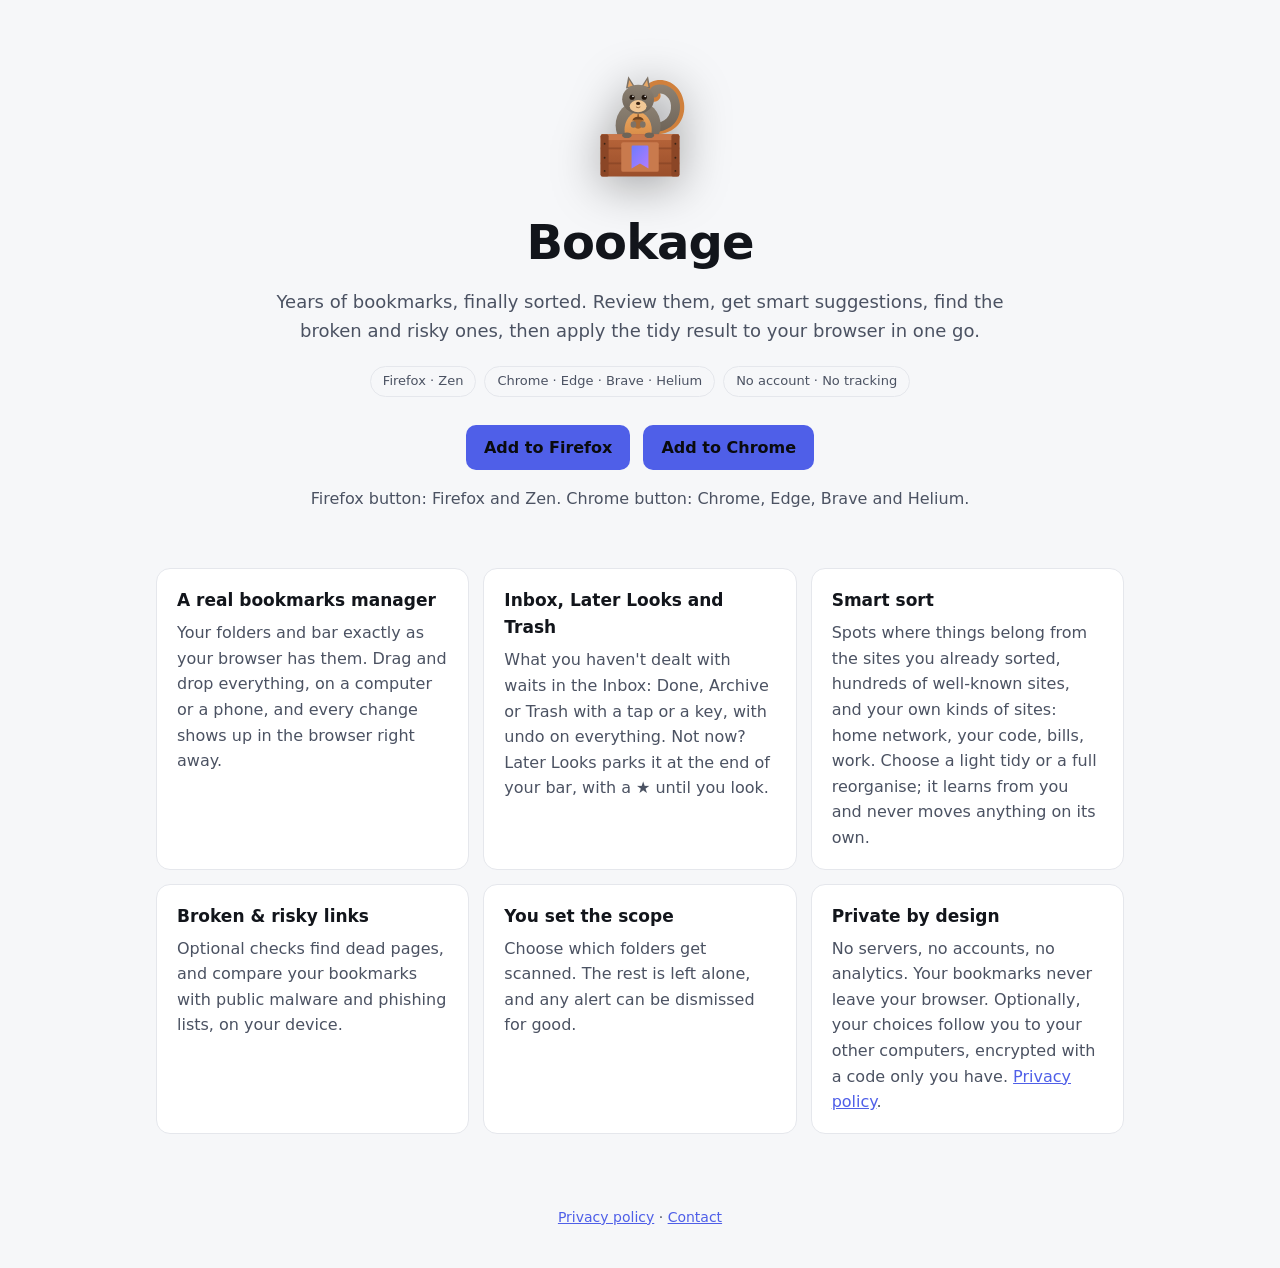
<file: index.html>
<!doctype html>
<html lang="en">
<head>
<meta charset="utf-8">
<meta name="viewport" content="width=device-width, initial-scale=1">
<title>Bookage</title>
<meta name="description" content="Finally sort your bookmarks: review, smart suggestions, broken-link and safety checks, then apply the tidy result. Private: everything stays in your browser.">
<link rel="icon" href="logo.svg" type="image/svg+xml">
<link rel="alternate icon" href="favicon-32.png">
<link rel="stylesheet" href="site.css">
</head>
<body>
<header class="hero">
  <img src="logo.svg" alt="Bookage logo: a squirrel at its crate" width="120" height="120">
  <h1>Bookage</h1>
  <p class="lead">Years of bookmarks, finally sorted. Review them, get smart suggestions, find the broken and risky ones,
    then apply the tidy result to your browser in one go.</p>
  <p class="badges"><span>Firefox · Zen</span><span>Chrome · Edge · Brave · Helium</span><span>No account · No tracking</span></p>
  <p class="cta"><a class="soon" href="https://addons.mozilla.org/firefox/addon/bookage-bookmark-organizer/">Add to Firefox</a>
    <a class="soon" href="https://chromewebstore.google.com/detail/gponnhebcfkihonikickgeommcmonohn">Add to Chrome</a></p>
  <p class="muted">Firefox button: Firefox and Zen. Chrome button: Chrome, Edge, Brave and Helium.</p>
</header>

<main class="features">
  <section><h2>A real bookmarks manager</h2><p>Your folders and bar exactly as your browser has them. Drag and drop everything, on a computer or a phone, and every change shows up in the browser right away.</p></section>
  <section><h2>Inbox, Later Looks and Trash</h2><p>What you haven't dealt with waits in the Inbox: Done, Archive or Trash with a tap or a key, with undo on everything. Not now? Later Looks parks it at the end of your bar, with a ★ until you look.</p></section>
  <section><h2>Smart sort</h2><p>Spots where things belong from the sites you already sorted, hundreds of well-known sites, and your own kinds of sites: home network, your code, bills, work. Choose a light tidy or a full reorganise; it learns from you and never moves anything on its own.</p></section>
  <section><h2>Broken &amp; risky links</h2><p>Optional checks find dead pages, and compare your bookmarks with public malware and phishing lists, on your device.</p></section>
  <section><h2>You set the scope</h2><p>Choose which folders get scanned. The rest is left alone, and any alert can be dismissed for good.</p></section>
  <section><h2>Private by design</h2><p>No servers, no accounts, no analytics. Your bookmarks never leave your browser. Optionally, your choices follow you to your other computers, encrypted with a code only you have. <a href="privacy.html">Privacy policy</a>.</p></section>
</main>

<footer><a href="privacy.html">Privacy policy</a> · <a href="https://github.com/MykulCarr/bookage-site/issues">Contact</a></footer>
</body>
</html>
</file>
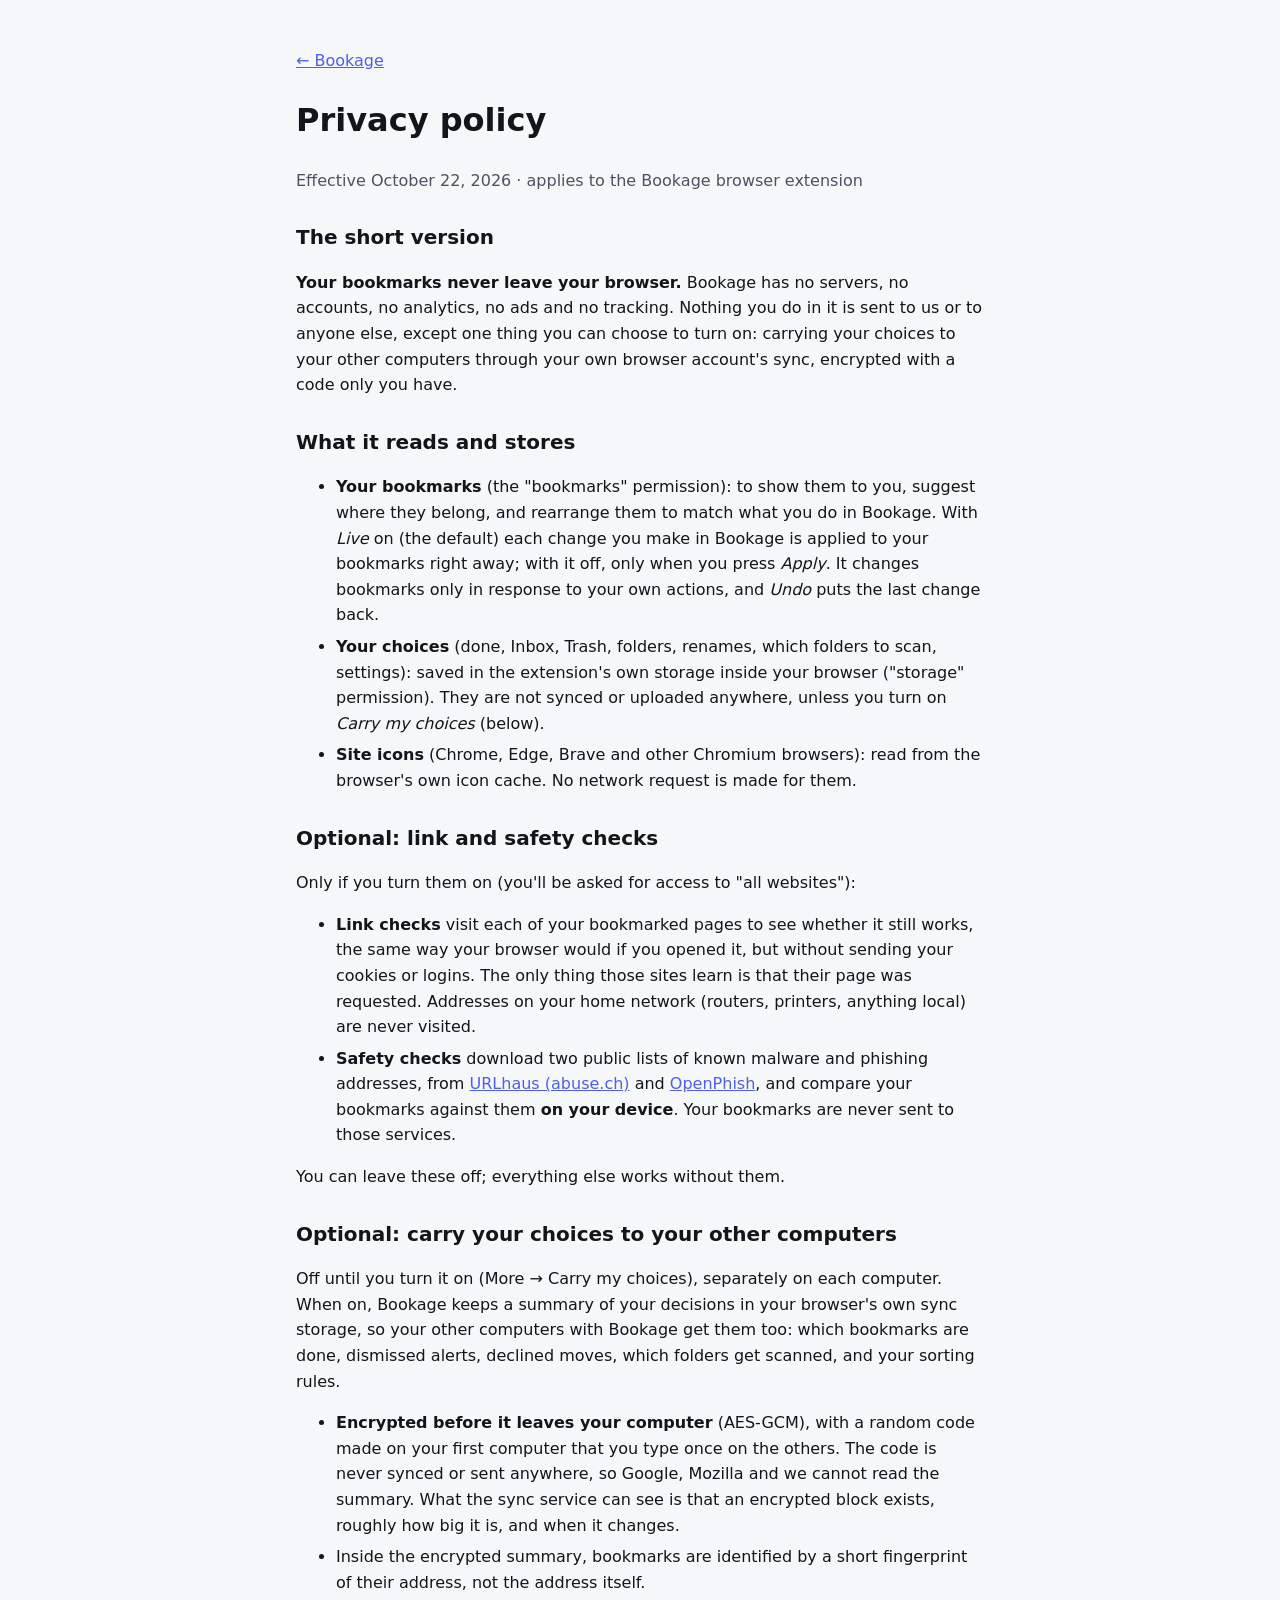
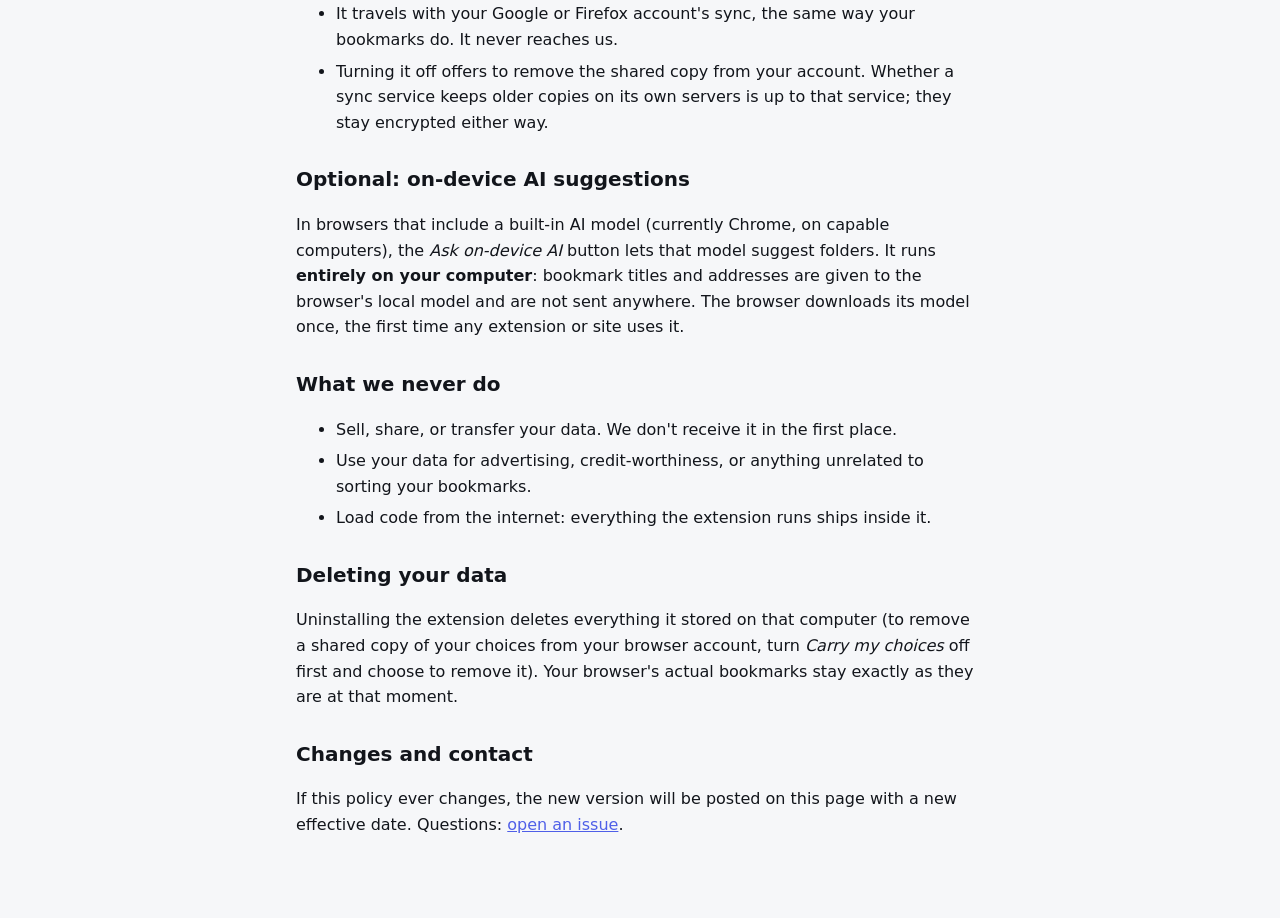
<file: privacy.html>
<!doctype html>
<html lang="en">
<head>
<meta charset="utf-8">
<meta name="viewport" content="width=device-width, initial-scale=1">
<title>Privacy policy · Bookage</title>
<link rel="stylesheet" href="site.css">
<link rel="icon" href="logo.svg" type="image/svg+xml">
</head>
<body>
<main class="doc">
  <p><a href="index.html">← Bookage</a></p>
  <h1>Privacy policy</h1>
  <p class="muted">Effective October 22, 2026 · applies to the Bookage browser extension</p>

  <h2>The short version</h2>
  <p><b>Your bookmarks never leave your browser.</b> Bookage has no servers, no accounts, no analytics,
    no ads and no tracking. Nothing you do in it is sent to us or to anyone else, except one thing you can choose to turn on:
    carrying your choices to your other computers through your own browser account's sync, encrypted with a code only you have.</p>

  <h2>What it reads and stores</h2>
  <ul>
    <li><b>Your bookmarks</b> (the "bookmarks" permission): to show them to you, suggest where they belong, and
      rearrange them to match what you do in Bookage. With <i>Live</i> on (the default) each change you make in Bookage is
      applied to your bookmarks right away; with it off, only when you press <i>Apply</i>. It changes bookmarks only in
      response to your own actions, and <i>Undo</i> puts the last change back.</li>
    <li><b>Your choices</b> (done, Inbox, Trash, folders, renames, which folders to scan, settings): saved in the extension's own
      storage inside your browser ("storage" permission). They are not synced or uploaded anywhere, unless you turn on
      <i>Carry my choices</i> (below).</li>
    <li><b>Site icons</b> (Chrome, Edge, Brave and other Chromium browsers): read from the browser's own icon cache.
      No network request is made for them.</li>
  </ul>

  <h2>Optional: link and safety checks</h2>
  <p>Only if you turn them on (you'll be asked for access to "all websites"):</p>
  <ul>
    <li><b>Link checks</b> visit each of your bookmarked pages to see whether it still works, the same way your browser
      would if you opened it, but without sending your cookies or logins. The only thing those sites learn is that
      their page was requested. Addresses on your home network (routers, printers, anything local) are never visited.</li>
    <li><b>Safety checks</b> download two public lists of known malware and phishing addresses, from
      <a href="https://urlhaus.abuse.ch/">URLhaus (abuse.ch)</a> and <a href="https://openphish.com/">OpenPhish</a>,
      and compare your bookmarks against them <b>on your device</b>. Your bookmarks are never sent to those services.</li>
  </ul>
  <p>You can leave these off; everything else works without them.</p>

  <h2>Optional: carry your choices to your other computers</h2>
  <p>Off until you turn it on (More → Carry my choices), separately on each computer. When on, Bookage keeps a summary of
    your decisions in your browser's own sync storage, so your other computers with Bookage get them too: which bookmarks
    are done, dismissed alerts, declined moves, which folders get scanned, and your sorting rules.</p>
  <ul>
    <li><b>Encrypted before it leaves your computer</b> (AES-GCM), with a random code made on your first computer that you
      type once on the others. The code is never synced or sent anywhere, so Google, Mozilla and we cannot read the
      summary. What the sync service can see is that an encrypted block exists, roughly how big it is, and when it changes.</li>
    <li>Inside the encrypted summary, bookmarks are identified by a short fingerprint of their address, not the address itself.</li>
    <li>It travels with your Google or Firefox account's sync, the same way your bookmarks do. It never reaches us.</li>
    <li>Turning it off offers to remove the shared copy from your account. Whether a sync service keeps older copies on its
      own servers is up to that service; they stay encrypted either way.</li>
  </ul>

  <h2>Optional: on-device AI suggestions</h2>
  <p>In browsers that include a built-in AI model (currently Chrome, on capable computers), the
    <i>Ask on-device AI</i> button lets that model suggest folders. It runs <b>entirely on your computer</b>:
    bookmark titles and addresses are given to the browser's local model and are not sent anywhere.
    The browser downloads its model once, the first time any extension or site uses it.</p>

  <h2>What we never do</h2>
  <ul>
    <li>Sell, share, or transfer your data. We don't receive it in the first place.</li>
    <li>Use your data for advertising, credit-worthiness, or anything unrelated to sorting your bookmarks.</li>
    <li>Load code from the internet: everything the extension runs ships inside it.</li>
  </ul>

  <h2>Deleting your data</h2>
  <p>Uninstalling the extension deletes everything it stored on that computer (to remove a shared copy of your choices from your browser account, turn <i>Carry my choices</i> off first and choose to remove it). Your browser's actual bookmarks stay exactly as they are at that moment.</p>

  <h2>Changes and contact</h2>
  <p>If this policy ever changes, the new version will be posted on this page with a new effective date.
    Questions: <a href="https://github.com/MykulCarr/bookage-site/issues">open an issue</a>.</p>
</main>
</body>
</html>
</file>
<file: site.css>
:root { color-scheme: dark; --bg: #0a0b0e; --panel: #15181e; --border: #2c323e; --text: #e8eaef; --muted: #a2a8b6; --accent: #8b96ff; }
@media (prefers-color-scheme: light) { :root { color-scheme: light; --bg: #f6f7f9; --panel: #fff; --border: #e5e7ec; --text: #12151b; --muted: #4b5262; --accent: #4f5fe8; } }
* { box-sizing: border-box; }
body { margin: 0; background: var(--bg); color: var(--text); font: 16px/1.6 "Segoe UI", system-ui, -apple-system, Roboto, sans-serif; }
a { color: var(--accent); }
.hero { text-align: center; padding: 64px 16px 40px; max-width: 760px; margin: 0 auto; }
.hero img { filter: drop-shadow(0 8px 24px rgba(0,0,0,.35)); }
.hero h1 { font-size: clamp(32px, 6vw, 48px); margin: 12px 0 8px; letter-spacing: -.02em; }
.lead { color: var(--muted); font-size: 18px; margin: 0 auto 20px; }
.badges { display: flex; flex-wrap: wrap; gap: 8px; justify-content: center; }
.badges span { border: 1px solid var(--border); border-radius: 999px; padding: 4px 12px; font-size: 13px; color: var(--muted); }
.soon { display: inline-block; margin-top: 12px; padding: 10px 18px; border-radius: 10px; background: var(--accent); color: #0a0b0e; font-weight: 600; text-decoration: none; }
.soon + .soon { margin-left: 8px; }
.soon:hover { filter: brightness(1.1); }
.features { display: grid; grid-template-columns: repeat(auto-fit, minmax(min(260px, 100%), 1fr)); gap: 14px; max-width: 1000px; margin: 0 auto; padding: 0 16px 48px; }
.features section { background: var(--panel); border: 1px solid var(--border); border-radius: 14px; padding: 18px 20px; }
.features h2 { font-size: 17px; margin: 0 0 6px; }
.features p { margin: 0; color: var(--muted); }
.doc { max-width: 720px; margin: 0 auto; padding: 32px 16px 64px; }
.doc h2 { margin-top: 28px; font-size: 20px; }
.doc li { margin: 6px 0; }
.muted { color: var(--muted); }
footer { text-align: center; color: var(--muted); padding: 24px 16px 40px; font-size: 14px; }
</file>
